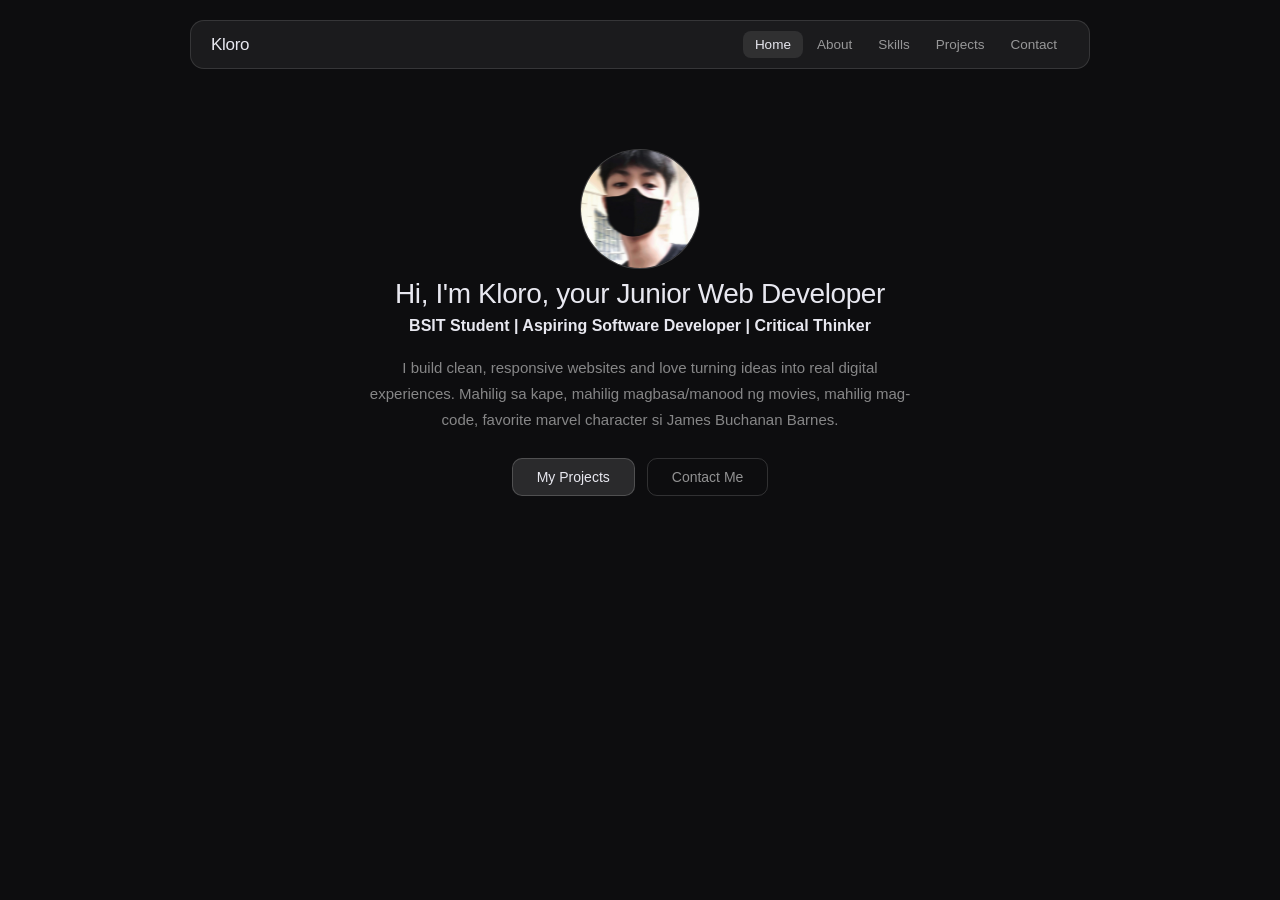
<file: index.html>
<!DOCTYPE html>
<html lang="en">

</html>

<head>
    <meta charset="UTF-8">
    <meta name="viewport" content="width=device-width, initial-scale=1.0">
    <title>Document</title>
    <link rel="stylesheet" href="style.css">
</head>

<body>

    <nav class="navbar">
        <div class="navbar-container">

            <div class="navbar-top">
                <a href="index.html" class="navbar-logo">Kloro</a>
                <button class="navbar-toggle" id="navToggle" aria-label="Toggle menu">
                    <span class="bar"></span>
                    <span class="bar"></span>
                    <span class="bar"></span>
                </button>
            </div>

            <!-- desktop links -->
            <ul class="navbar-menu">
                <li class="navbar-item"><a href="index.html" class="navbar-link active">Home</a></li>
                <li class="navbar-item"><a href="about.html" class="navbar-link">About</a></li>
                <li class="navbar-item"><a href="skills.html" class="navbar-link">Skills</a></li>
                <li class="navbar-item"><a href="projects.html" class="navbar-link">Projects</a></li>
                <li class="navbar-item"><a href="contact.html" class="navbar-link">Contact</a></li>
            </ul>

            <!-- mobile drawer -->
            <nav class="navbar-drawer" id="navDrawer">
                <a href="index.html" class="navbar-link active">Home</a>
                <a href="about.html" class="navbar-link">About</a>
                <a href="skills.html" class="navbar-link">Skills</a>
                <a href="projects.html" class="navbar-link">Projects</a>
                <a href="contact.html" class="navbar-link">Contact</a>
            </nav>

        </div>
    </nav>

    <section class="hero">
        <div class="hero-container">

            <div class="profile-pic">
                <img src="kloro1.jpg" alt="Kloro">
            </div>

            <h1 class="hero-heading">Hi, I'm Kloro, your Junior Web Developer</h1>

            <h2 class="hero-subheading">BSIT Student | Aspiring Software Developer | Critical Thinker</h2>

            <p class="hero-text">
                I build clean, responsive websites and love turning ideas into real digital experiences.
                Mahilig sa kape, mahilig magbasa/manood ng movies, mahilig mag-code, favorite marvel character si James
                Buchanan Barnes.
            </p>

            <div class="hero-buttons">
                <a href="projects.html" class="btn btn-primary">My Projects</a>
                <a href="contact.html" class="btn btn-outline">Contact Me</a>
            </div>

        </div>
    </section>

    <script src="script.js"></script>
</body>

</html>
</file>
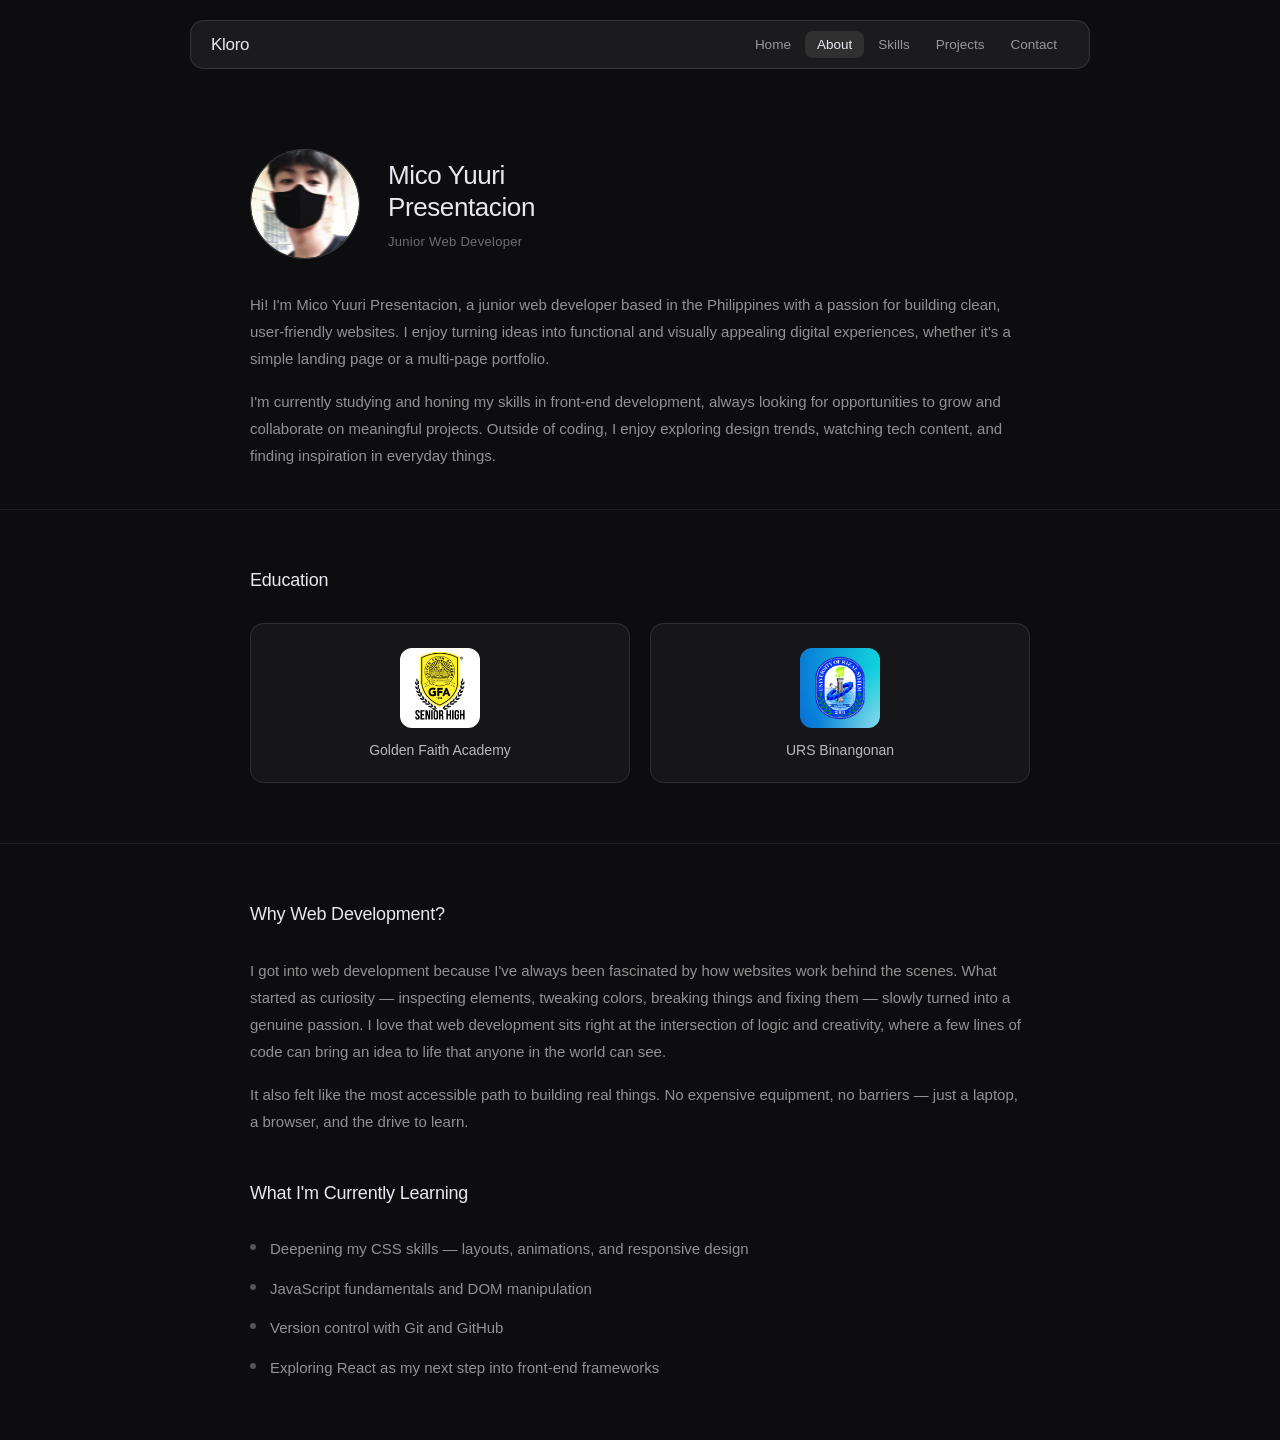
<file: about.html>
<!DOCTYPE html>
<html lang="en">

<head>
    <meta charset="UTF-8">
    <meta name="viewport" content="width=device-width, initial-scale=1.0">
    <title>About – Kloro</title>
    <link rel="stylesheet" href="style.css">
</head>

<body>

    <nav class="navbar">
        <div class="navbar-container">
            <div class="navbar-top">
                <a href="index.html" class="navbar-logo">Kloro</a>
                <button class="navbar-toggle" id="navToggle" aria-label="Toggle menu">
                    <span class="bar"></span>
                    <span class="bar"></span>
                    <span class="bar"></span>
                </button>
            </div>
            <ul class="navbar-menu">
                <li class="navbar-item"><a href="index.html" class="navbar-link">Home</a></li>
                <li class="navbar-item"><a href="about.html" class="navbar-link active">About</a></li>
                <li class="navbar-item"><a href="skills.html" class="navbar-link">Skills</a></li>
                <li class="navbar-item"><a href="projects.html" class="navbar-link">Projects</a></li>
                <li class="navbar-item"><a href="contact.html" class="navbar-link">Contact</a></li>
            </ul>
            <nav class="navbar-drawer" id="navDrawer">
                <a href="index.html" class="navbar-link">Home</a>
                <a href="about.html" class="navbar-link active">About</a>
                <a href="skills.html" class="navbar-link">Skills</a>
                <a href="projects.html" class="navbar-link">Projects</a>
                <a href="contact.html" class="navbar-link">Contact</a>
            </nav>
        </div>
    </nav>

    <!-- ── Profile ── -->
    <section class="about-profile">
        <div class="about-container">

            <div class="about-intro">
                <div class="about-pic">
                    <img src="kloro1.jpg" alt="Mico Yuuri Presentacion">
                </div>
                <div class="about-name-block">
                    <h1 class="about-name">Mico Yuuri<br>Presentacion</h1>
                    <span class="about-tag">Junior Web Developer</span>
                </div>
            </div>

            <div class="about-details">
                <p>Hi! I'm Mico Yuuri Presentacion, a junior web developer based in the Philippines with a passion for
                    building clean, user-friendly websites. I enjoy turning ideas into functional and visually appealing
                    digital experiences, whether it's a simple landing page or a multi-page portfolio.</p>
                <p>I'm currently studying and honing my skills in front-end development, always looking for
                    opportunities to grow and collaborate on meaningful projects. Outside of coding, I enjoy exploring
                    design trends, watching tech content, and finding inspiration in everyday things.</p>
            </div>

        </div>
    </section>

    <!-- ── Education ── -->
    <section class="about-section">
        <div class="about-container">
            <h2 class="section-heading">Education</h2>

            <div class="schools-grid">

                <div class="school-card">
                    <div class="school-img-wrap">
                        <img src="gfa.jpg" alt="Golden Faith Academy">
                    </div>
                    <p class="school-name">Golden Faith Academy</p>
                </div>

                <div class="school-card">
                    <div class="school-img-wrap">
                        <img src="ursb.jpg" alt="URS Binangonan">
                    </div>
                    <p class="school-name">URS Binangonan</p>
                </div>

            </div>
        </div>
    </section>

    <!-- ── Why Web Dev ── -->
    <section class="about-section">
        <div class="about-container about-why">
            <h2 class="section-heading">Why Web Development?</h2>
            <p>I got into web development because I've always been fascinated by how websites work behind the scenes.
                What started as curiosity — inspecting elements, tweaking colors, breaking things and fixing them —
                slowly turned into a genuine passion. I love that web development sits right at the intersection of
                logic and creativity, where a few lines of code can bring an idea to life that anyone in the world can
                see.</p>
            <p>It also felt like the most accessible path to building real things. No expensive equipment, no barriers —
                just a laptop, a browser, and the drive to learn.</p>

            <h2 class="section-heading" style="margin-top: 48px;">What I'm Currently Learning</h2>
            <div class="learning-list">
                <div class="learning-item">
                    <span class="learning-dot"></span>
                    <p>Deepening my CSS skills — layouts, animations, and responsive design</p>
                </div>
                <div class="learning-item">
                    <span class="learning-dot"></span>
                    <p>JavaScript fundamentals and DOM manipulation</p>
                </div>
                <div class="learning-item">
                    <span class="learning-dot"></span>
                    <p>Version control with Git and GitHub</p>
                </div>
                <div class="learning-item">
                    <span class="learning-dot"></span>
                    <p>Exploring React as my next step into front-end frameworks</p>
                </div>
            </div>
        </div>
    </section>

    <script src="script.js"></script>
</body>

</html>
</file>
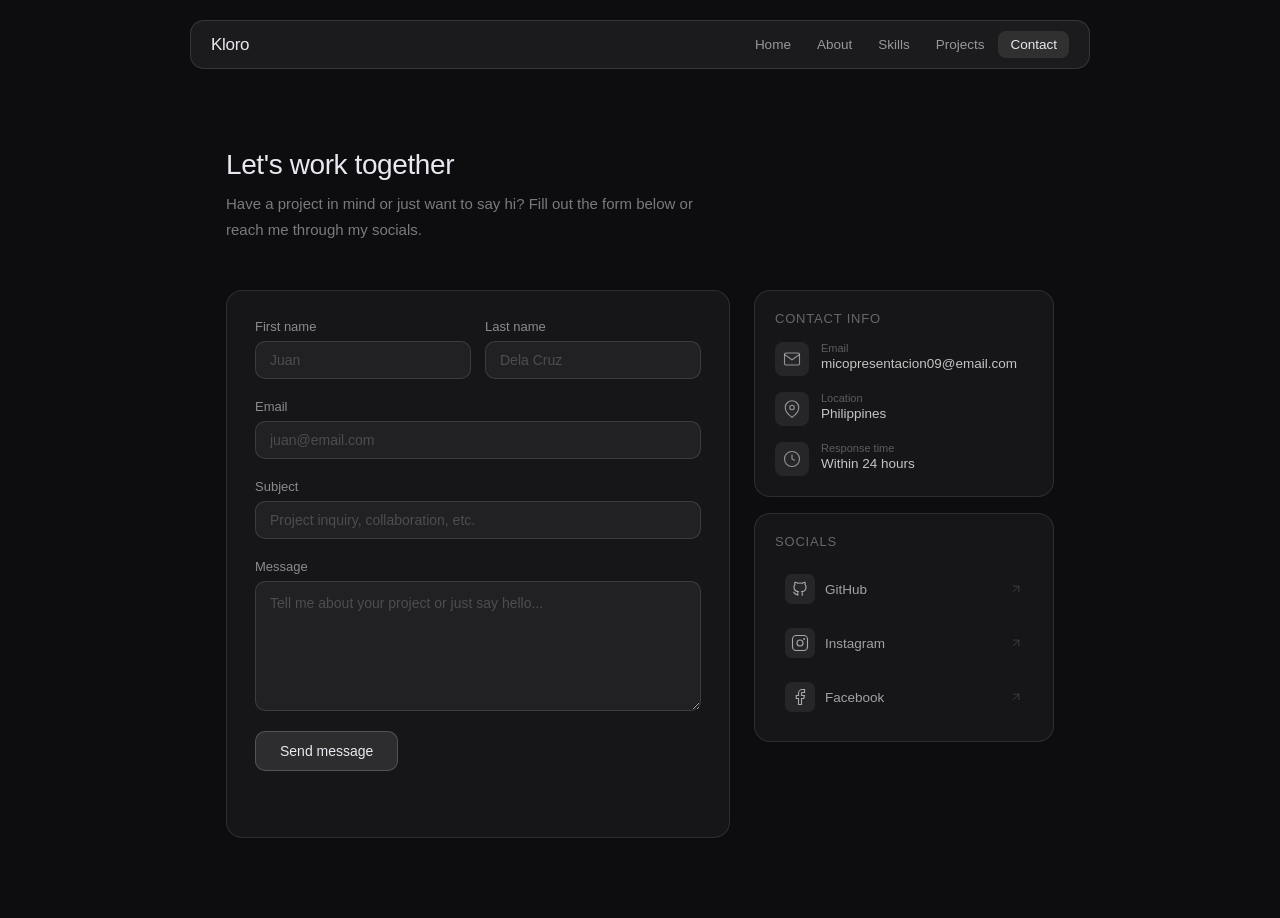
<file: contact.html>
<!DOCTYPE html>
<html lang="en">

<head>
    <meta charset="UTF-8">
    <meta name="viewport" content="width=device-width, initial-scale=1.0">
    <title>Contact – Kloro</title>
    <link rel="stylesheet" href="style.css">
</head>

<body>

    <nav class="navbar">
        <div class="navbar-container">
            <div class="navbar-top">
                <a href="index.html" class="navbar-logo">Kloro</a>
                <button class="navbar-toggle" id="navToggle" aria-label="Toggle menu">
                    <span class="bar"></span>
                    <span class="bar"></span>
                    <span class="bar"></span>
                </button>
            </div>
            <ul class="navbar-menu">
                <li class="navbar-item"><a href="index.html" class="navbar-link">Home</a></li>
                <li class="navbar-item"><a href="about.html" class="navbar-link">About</a></li>
                <li class="navbar-item"><a href="skills.html" class="navbar-link">Skills</a></li>
                <li class="navbar-item"><a href="projects.html" class="navbar-link">Projects</a></li>
                <li class="navbar-item"><a href="contact.html" class="navbar-link active">Contact</a></li>
            </ul>
            <nav class="navbar-drawer" id="navDrawer">
                <a href="index.html" class="navbar-link">Home</a>
                <a href="about.html" class="navbar-link">About</a>
                <a href="skills.html" class="navbar-link">Skills</a>
                <a href="projects.html" class="navbar-link">Projects</a>
                <a href="contact.html" class="navbar-link active">Contact</a>
            </nav>
        </div>
    </nav>

    <div class="contact-page">

        <!-- Header -->
        <div class="contact-header">
            <h1 class="contact-title">Let's work together</h1>
            <p class="contact-subtitle">Have a project in mind or just want to say hi? Fill out the form below or reach
                me through my socials.</p>
        </div>

        <div class="contact-layout">

            <!-- Form -->
            <div class="contact-form-wrap">
                <form class="contact-form" id="contactForm">

                    <div class="form-row">
                        <div class="form-group">
                            <label class="form-label" for="firstName">First name</label>
                            <input class="form-input" type="text" id="firstName" placeholder="Juan">
                        </div>
                        <div class="form-group">
                            <label class="form-label" for="lastName">Last name</label>
                            <input class="form-input" type="text" id="lastName" placeholder="Dela Cruz">
                        </div>
                    </div>

                    <div class="form-group">
                        <label class="form-label" for="email">Email</label>
                        <input class="form-input" type="email" id="email" placeholder="juan@email.com">
                    </div>

                    <div class="form-group">
                        <label class="form-label" for="subject">Subject</label>
                        <input class="form-input" type="text" id="subject"
                            placeholder="Project inquiry, collaboration, etc.">
                    </div>

                    <div class="form-group">
                        <label class="form-label" for="message">Message</label>
                        <textarea class="form-input form-textarea" id="message"
                            placeholder="Tell me about your project or just say hello..."></textarea>
                    </div>

                    <button class="form-submit" type="submit">Send message</button>

                    <p class="form-note" id="formNote"></p>

                </form>
            </div>

            <!-- Sidebar -->
            <div class="contact-sidebar">

                <div class="contact-info-card">
                    <p class="contact-info-heading">Contact info</p>

                    <div class="contact-info-item">
                        <div class="contact-info-icon">
                            <svg viewBox="0 0 24 24" fill="none" stroke="currentColor" stroke-width="1.5" width="18"
                                height="18">
                                <path d="M4 4h16c1.1 0 2 .9 2 2v12c0 1.1-.9 2-2 2H4c-1.1 0-2-.9-2-2V6c0-1.1.9-2 2-2z" />
                                <polyline points="22,6 12,13 2,6" />
                            </svg>
                        </div>
                        <div>
                            <p class="contact-info-label">Email</p>
                            <p class="contact-info-value">micopresentacion09@email.com</p>
                        </div>
                    </div>

                    <div class="contact-info-item">
                        <div class="contact-info-icon">
                            <svg viewBox="0 0 24 24" fill="none" stroke="currentColor" stroke-width="1.5" width="18"
                                height="18">
                                <path d="M21 10c0 7-9 13-9 13s-9-6-9-13a9 9 0 0118 0z" />
                                <circle cx="12" cy="10" r="3" />
                            </svg>
                        </div>
                        <div>
                            <p class="contact-info-label">Location</p>
                            <p class="contact-info-value">Philippines</p>
                        </div>
                    </div>

                    <div class="contact-info-item">
                        <div class="contact-info-icon">
                            <svg viewBox="0 0 24 24" fill="none" stroke="currentColor" stroke-width="1.5" width="18"
                                height="18">
                                <circle cx="12" cy="12" r="10" />
                                <polyline points="12,6 12,12 16,14" />
                            </svg>
                        </div>
                        <div>
                            <p class="contact-info-label">Response time</p>
                            <p class="contact-info-value">Within 24 hours</p>
                        </div>
                    </div>

                </div>

                <div class="contact-info-card">
                    <p class="contact-info-heading">Socials</p>

                    <div class="contact-socials">

                        <a href="https://github.com/klorooo" target="_blank" class="social-link">
                            <div class="social-icon">
                                <svg viewBox="0 0 24 24" fill="none" stroke="currentColor" stroke-width="1.5" width="18"
                                    height="18">
                                    <path
                                        d="M9 19c-4 1.5-4-2.5-6-3m12 5v-3.5c0-1 .1-1.4-.5-2 2.8-.3 5.5-1.4 5.5-6a4.6 4.6 0 00-1.3-3.2 4.2 4.2 0 00-.1-3.2s-1-.3-3.3 1.3a11.5 11.5 0 00-6 0C6.3 2.8 5.3 3.1 5.3 3.1a4.2 4.2 0 00-.1 3.2A4.6 4.6 0 004 9.5c0 4.6 2.7 5.7 5.5 6-.6.6-.6 1-.5 2V21" />
                                </svg>
                            </div>
                            <span>GitHub</span>
                            <svg class="social-arrow" viewBox="0 0 24 24" fill="none" stroke="currentColor"
                                stroke-width="1.5" width="14" height="14">
                                <path d="M7 17L17 7M7 7h10v10" />
                            </svg>
                        </a>

                        <a href="https://www.instagram.com/miqueueri/" target="_blank" class="social-link">
                            <div class="social-icon">
                                <svg viewBox="0 0 24 24" fill="none" stroke="currentColor" stroke-width="1.5" width="18"
                                    height="18">
                                    <rect x="2" y="2" width="20" height="20" rx="5" />
                                    <circle cx="12" cy="12" r="4" />
                                    <circle cx="17.5" cy="6.5" r="0.5" fill="currentColor" />
                                </svg>
                            </div>
                            <span>Instagram</span>
                            <svg class="social-arrow" viewBox="0 0 24 24" fill="none" stroke="currentColor"
                                stroke-width="1.5" width="14" height="14">
                                <path d="M7 17L17 7M7 7h10v10" />
                            </svg>
                        </a>

                        <a href="https://www.facebook.com/mico.presentacion" target="_blank" class="social-link">
                            <div class="social-icon">
                                <svg viewBox="0 0 24 24" fill="none" stroke="currentColor" stroke-width="1.5" width="18"
                                    height="18">
                                    <path d="M18 2h-3a5 5 0 00-5 5v3H7v4h3v8h4v-8h3l1-4h-4V7a1 1 0 011-1h3z" />
                                </svg>
                            </div>
                            <span>Facebook</span>
                            <svg class="social-arrow" viewBox="0 0 24 24" fill="none" stroke="currentColor"
                                stroke-width="1.5" width="14" height="14">
                                <path d="M7 17L17 7M7 7h10v10" />
                            </svg>
                        </a>

                    </div>
                </div>

            </div>
        </div>
    </div>

    <script src="script.js"></script>
</body>

</html>
</file>
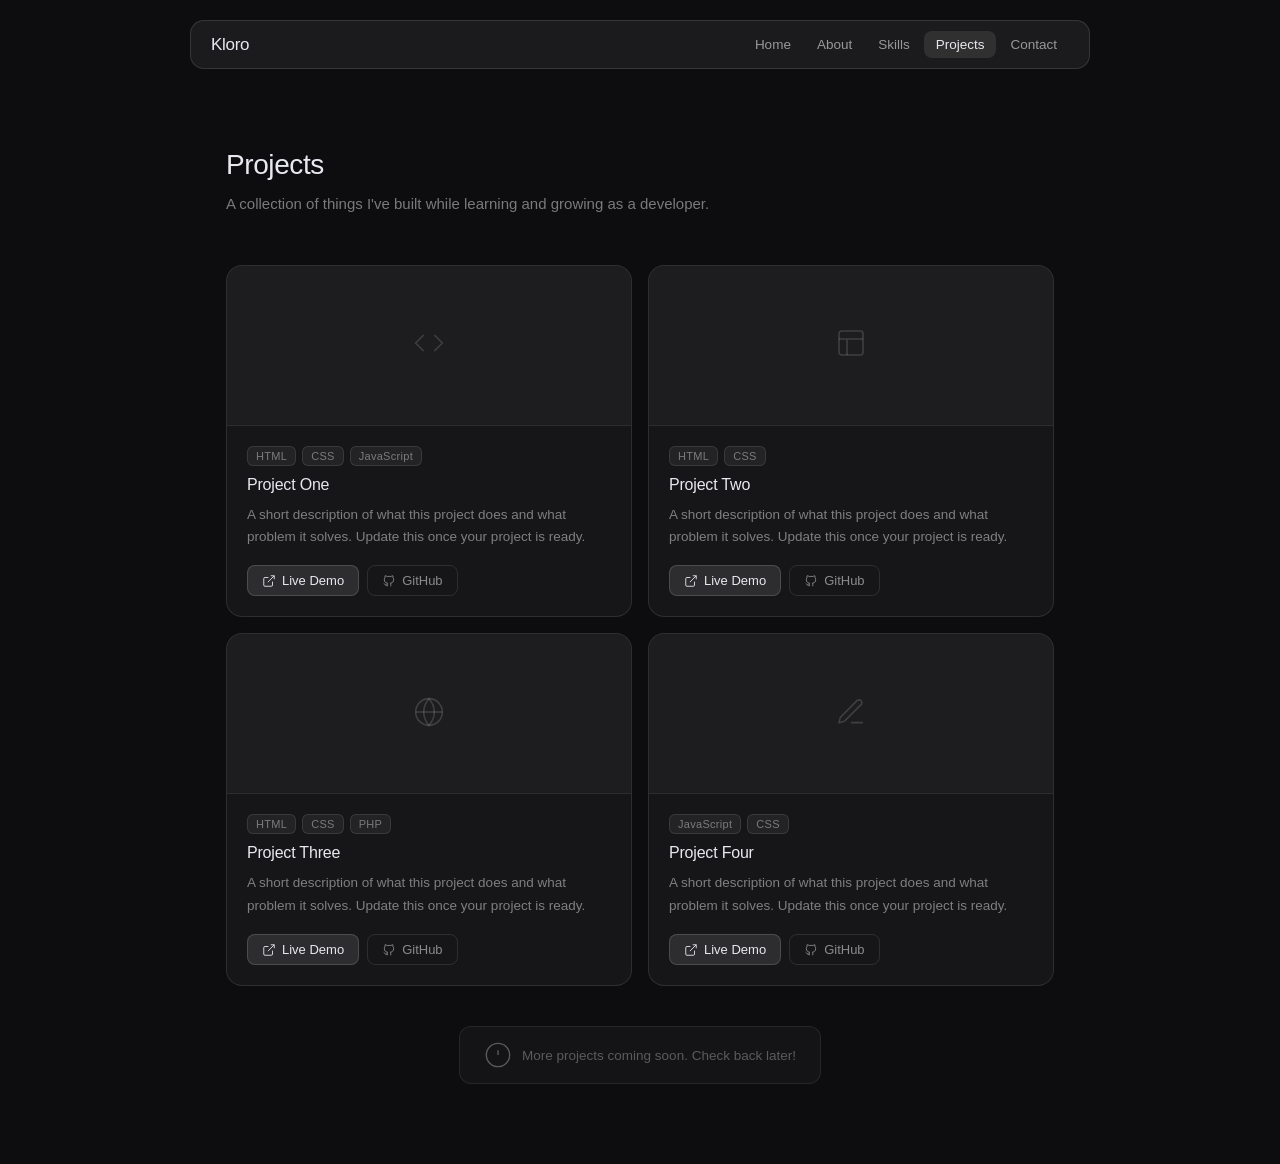
<file: projects.html>
<!DOCTYPE html>
<html lang="en">

<head>
    <meta charset="UTF-8">
    <meta name="viewport" content="width=device-width, initial-scale=1.0">
    <title>Projects – Kloro</title>
    <link rel="stylesheet" href="style.css">
</head>

<body>

    <nav class="navbar">
        <div class="navbar-container">
            <div class="navbar-top">
                <a href="index.html" class="navbar-logo">Kloro</a>
                <button class="navbar-toggle" id="navToggle" aria-label="Toggle menu">
                    <span class="bar"></span>
                    <span class="bar"></span>
                    <span class="bar"></span>
                </button>
            </div>
            <ul class="navbar-menu">
                <li class="navbar-item"><a href="index.html" class="navbar-link">Home</a></li>
                <li class="navbar-item"><a href="about.html" class="navbar-link">About</a></li>
                <li class="navbar-item"><a href="skills.html" class="navbar-link">Skills</a></li>
                <li class="navbar-item"><a href="projects.html" class="navbar-link active">Projects</a></li>
                <li class="navbar-item"><a href="contact.html" class="navbar-link">Contact</a></li>
            </ul>
            <nav class="navbar-drawer" id="navDrawer">
                <a href="index.html" class="navbar-link">Home</a>
                <a href="about.html" class="navbar-link">About</a>
                <a href="skills.html" class="navbar-link">Skills</a>
                <a href="projects.html" class="navbar-link active">Projects</a>
                <a href="contact.html" class="navbar-link">Contact</a>
            </nav>
        </div>
    </nav>

    <div class="projects-page">

        <!-- Header -->
        <div class="projects-header">
            <h1 class="projects-title">Projects</h1>
            <p class="projects-subtitle">A collection of things I've built while learning and growing as a developer.
            </p>
        </div>

        <!-- Projects Grid -->
        <div class="projects-grid">

            <!-- Project 1 -->
            <div class="project-card">
                <div class="project-thumbnail">
                    <div class="project-placeholder-icon">
                        <svg viewBox="0 0 24 24" fill="none" stroke="currentColor" stroke-width="1.2" width="32"
                            height="32">
                            <polyline points="16 18 22 12 16 6" />
                            <polyline points="8 6 2 12 8 18" />
                        </svg>
                    </div>
                </div>
                <div class="project-body">
                    <div class="project-tags">
                        <span class="project-tag">HTML</span>
                        <span class="project-tag">CSS</span>
                        <span class="project-tag">JavaScript</span>
                    </div>
                    <h2 class="project-name">Project One</h2>
                    <p class="project-desc">A short description of what this project does and what problem it solves.
                        Update this once your project is ready.</p>
                    <div class="project-links">
                        <a href="#" class="project-btn project-btn-primary">
                            <svg viewBox="0 0 24 24" fill="none" stroke="currentColor" stroke-width="1.5" width="14"
                                height="14">
                                <path d="M18 13v6a2 2 0 01-2 2H5a2 2 0 01-2-2V8a2 2 0 012-2h6" />
                                <polyline points="15 3 21 3 21 9" />
                                <line x1="10" y1="14" x2="21" y2="3" />
                            </svg>
                            Live Demo
                        </a>
                        <a href="#" class="project-btn project-btn-outline">
                            <svg viewBox="0 0 24 24" fill="none" stroke="currentColor" stroke-width="1.5" width="14"
                                height="14">
                                <path
                                    d="M9 19c-4 1.5-4-2.5-6-3m12 5v-3.5c0-1 .1-1.4-.5-2 2.8-.3 5.5-1.4 5.5-6a4.6 4.6 0 00-1.3-3.2 4.2 4.2 0 00-.1-3.2s-1-.3-3.3 1.3a11.5 11.5 0 00-6 0C6.3 2.8 5.3 3.1 5.3 3.1a4.2 4.2 0 00-.1 3.2A4.6 4.6 0 004 9.5c0 4.6 2.7 5.7 5.5 6-.6.6-.6 1-.5 2V21" />
                            </svg>
                            GitHub
                        </a>
                    </div>
                </div>
            </div>

            <!-- Project 2 -->
            <div class="project-card">
                <div class="project-thumbnail">
                    <div class="project-placeholder-icon">
                        <svg viewBox="0 0 24 24" fill="none" stroke="currentColor" stroke-width="1.2" width="32"
                            height="32">
                            <rect x="3" y="3" width="18" height="18" rx="2" />
                            <path d="M3 9h18M9 21V9" />
                        </svg>
                    </div>
                </div>
                <div class="project-body">
                    <div class="project-tags">
                        <span class="project-tag">HTML</span>
                        <span class="project-tag">CSS</span>
                    </div>
                    <h2 class="project-name">Project Two</h2>
                    <p class="project-desc">A short description of what this project does and what problem it solves.
                        Update this once your project is ready.</p>
                    <div class="project-links">
                        <a href="#" class="project-btn project-btn-primary">
                            <svg viewBox="0 0 24 24" fill="none" stroke="currentColor" stroke-width="1.5" width="14"
                                height="14">
                                <path d="M18 13v6a2 2 0 01-2 2H5a2 2 0 01-2-2V8a2 2 0 012-2h6" />
                                <polyline points="15 3 21 3 21 9" />
                                <line x1="10" y1="14" x2="21" y2="3" />
                            </svg>
                            Live Demo
                        </a>
                        <a href="#" class="project-btn project-btn-outline">
                            <svg viewBox="0 0 24 24" fill="none" stroke="currentColor" stroke-width="1.5" width="14"
                                height="14">
                                <path
                                    d="M9 19c-4 1.5-4-2.5-6-3m12 5v-3.5c0-1 .1-1.4-.5-2 2.8-.3 5.5-1.4 5.5-6a4.6 4.6 0 00-1.3-3.2 4.2 4.2 0 00-.1-3.2s-1-.3-3.3 1.3a11.5 11.5 0 00-6 0C6.3 2.8 5.3 3.1 5.3 3.1a4.2 4.2 0 00-.1 3.2A4.6 4.6 0 004 9.5c0 4.6 2.7 5.7 5.5 6-.6.6-.6 1-.5 2V21" />
                            </svg>
                            GitHub
                        </a>
                    </div>
                </div>
            </div>

            <!-- Project 3 -->
            <div class="project-card">
                <div class="project-thumbnail">
                    <div class="project-placeholder-icon">
                        <svg viewBox="0 0 24 24" fill="none" stroke="currentColor" stroke-width="1.2" width="32"
                            height="32">
                            <circle cx="12" cy="12" r="10" />
                            <line x1="2" y1="12" x2="22" y2="12" />
                            <path
                                d="M12 2a15.3 15.3 0 014 10 15.3 15.3 0 01-4 10 15.3 15.3 0 01-4-10 15.3 15.3 0 014-10z" />
                        </svg>
                    </div>
                </div>
                <div class="project-body">
                    <div class="project-tags">
                        <span class="project-tag">HTML</span>
                        <span class="project-tag">CSS</span>
                        <span class="project-tag">PHP</span>
                    </div>
                    <h2 class="project-name">Project Three</h2>
                    <p class="project-desc">A short description of what this project does and what problem it solves.
                        Update this once your project is ready.</p>
                    <div class="project-links">
                        <a href="#" class="project-btn project-btn-primary">
                            <svg viewBox="0 0 24 24" fill="none" stroke="currentColor" stroke-width="1.5" width="14"
                                height="14">
                                <path d="M18 13v6a2 2 0 01-2 2H5a2 2 0 01-2-2V8a2 2 0 012-2h6" />
                                <polyline points="15 3 21 3 21 9" />
                                <line x1="10" y1="14" x2="21" y2="3" />
                            </svg>
                            Live Demo
                        </a>
                        <a href="#" class="project-btn project-btn-outline">
                            <svg viewBox="0 0 24 24" fill="none" stroke="currentColor" stroke-width="1.5" width="14"
                                height="14">
                                <path
                                    d="M9 19c-4 1.5-4-2.5-6-3m12 5v-3.5c0-1 .1-1.4-.5-2 2.8-.3 5.5-1.4 5.5-6a4.6 4.6 0 00-1.3-3.2 4.2 4.2 0 00-.1-3.2s-1-.3-3.3 1.3a11.5 11.5 0 00-6 0C6.3 2.8 5.3 3.1 5.3 3.1a4.2 4.2 0 00-.1 3.2A4.6 4.6 0 004 9.5c0 4.6 2.7 5.7 5.5 6-.6.6-.6 1-.5 2V21" />
                            </svg>
                            GitHub
                        </a>
                    </div>
                </div>
            </div>

            <!-- Project 4 -->
            <div class="project-card">
                <div class="project-thumbnail">
                    <div class="project-placeholder-icon">
                        <svg viewBox="0 0 24 24" fill="none" stroke="currentColor" stroke-width="1.2" width="32"
                            height="32">
                            <path d="M12 20h9" />
                            <path d="M16.5 3.5a2.121 2.121 0 013 3L7 19l-4 1 1-4L16.5 3.5z" />
                        </svg>
                    </div>
                </div>
                <div class="project-body">
                    <div class="project-tags">
                        <span class="project-tag">JavaScript</span>
                        <span class="project-tag">CSS</span>
                    </div>
                    <h2 class="project-name">Project Four</h2>
                    <p class="project-desc">A short description of what this project does and what problem it solves.
                        Update this once your project is ready.</p>
                    <div class="project-links">
                        <a href="#" class="project-btn project-btn-primary">
                            <svg viewBox="0 0 24 24" fill="none" stroke="currentColor" stroke-width="1.5" width="14"
                                height="14">
                                <path d="M18 13v6a2 2 0 01-2 2H5a2 2 0 01-2-2V8a2 2 0 012-2h6" />
                                <polyline points="15 3 21 3 21 9" />
                                <line x1="10" y1="14" x2="21" y2="3" />
                            </svg>
                            Live Demo
                        </a>
                        <a href="#" class="project-btn project-btn-outline">
                            <svg viewBox="0 0 24 24" fill="none" stroke="currentColor" stroke-width="1.5" width="14"
                                height="14">
                                <path
                                    d="M9 19c-4 1.5-4-2.5-6-3m12 5v-3.5c0-1 .1-1.4-.5-2 2.8-.3 5.5-1.4 5.5-6a4.6 4.6 0 00-1.3-3.2 4.2 4.2 0 00-.1-3.2s-1-.3-3.3 1.3a11.5 11.5 0 00-6 0C6.3 2.8 5.3 3.1 5.3 3.1a4.2 4.2 0 00-.1 3.2A4.6 4.6 0 004 9.5c0 4.6 2.7 5.7 5.5 6-.6.6-.6 1-.5 2V21" />
                            </svg>
                            GitHub
                        </a>
                    </div>
                </div>
            </div>

        </div>

        <!-- Coming Soon -->
        <div class="projects-more">
            <div class="projects-more-inner">
                <svg viewBox="0 0 24 24" fill="none" stroke="currentColor" stroke-width="1.2" width="28" height="28">
                    <circle cx="12" cy="12" r="10" />
                    <line x1="12" y1="8" x2="12" y2="12" />
                    <line x1="12" y1="16" x2="12.01" y2="16" />
                </svg>
                <p>More projects coming soon. Check back later!</p>
            </div>
        </div>

    </div>

    <script src="script.js"></script>
</body>

</html>
</file>
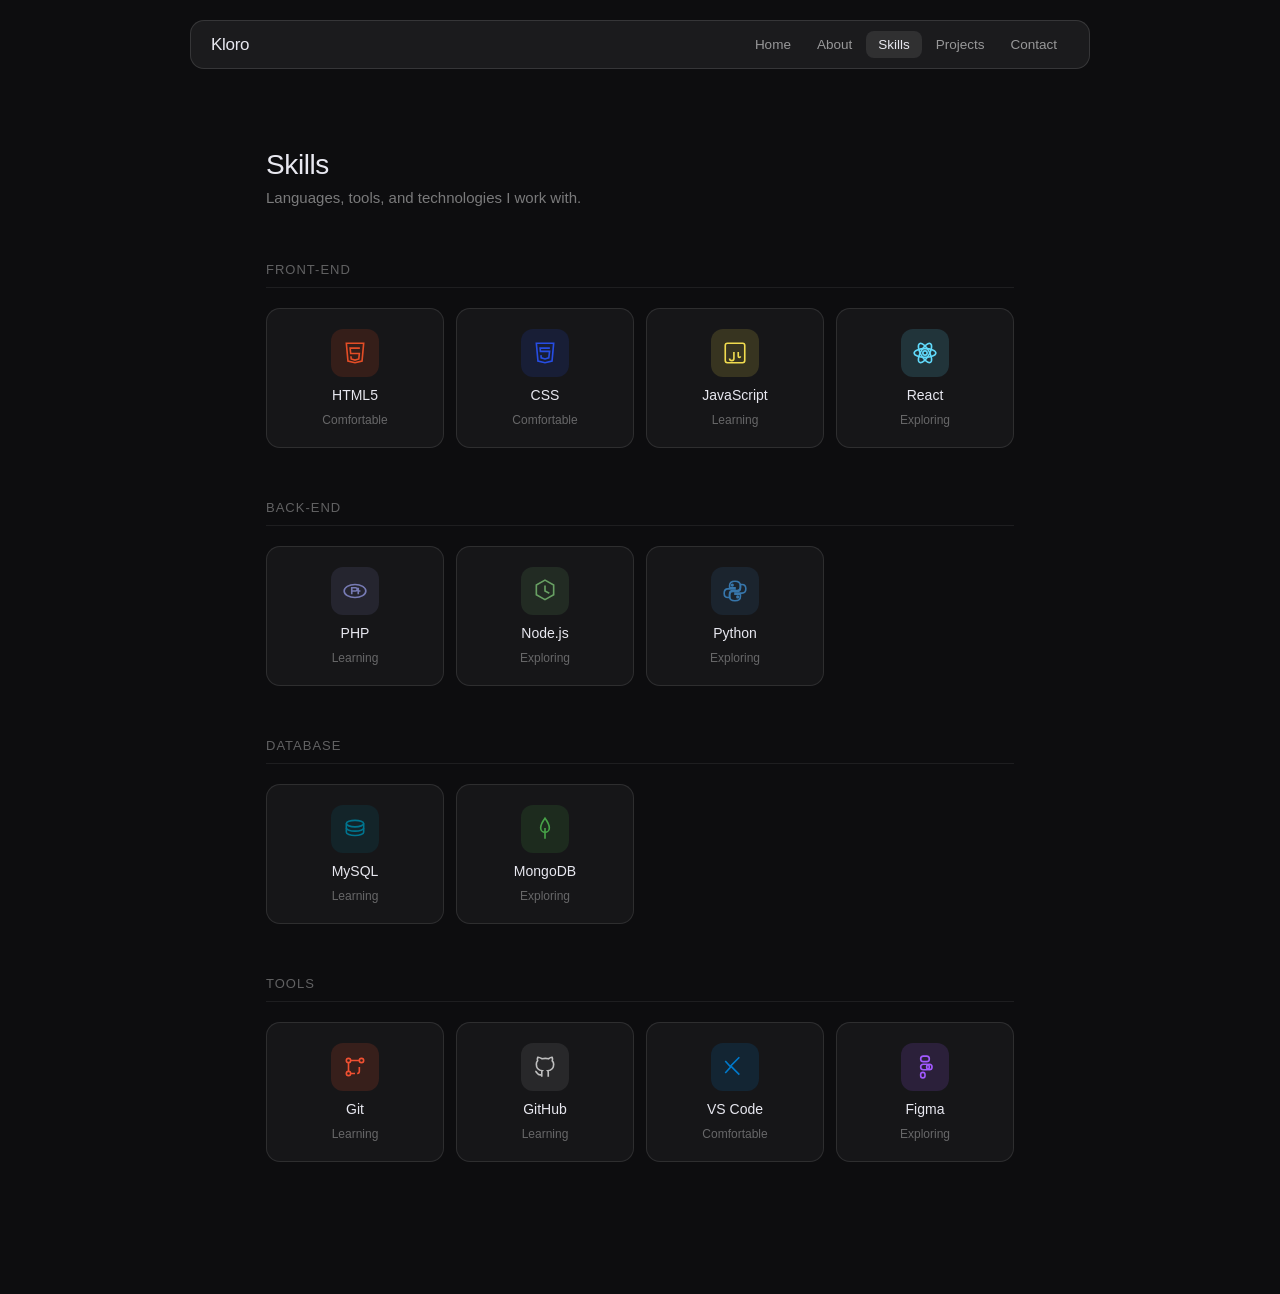
<file: skills.html>
<!DOCTYPE html>
<html lang="en">

<head>
    <meta charset="UTF-8">
    <meta name="viewport" content="width=device-width, initial-scale=1.0">
    <title>Skills – Kloro</title>
    <link rel="stylesheet" href="style.css">
</head>

<body>

    <nav class="navbar">
        <div class="navbar-container">
            <div class="navbar-top">
                <a href="index.html" class="navbar-logo">Kloro</a>
                <button class="navbar-toggle" id="navToggle" aria-label="Toggle menu">
                    <span class="bar"></span>
                    <span class="bar"></span>
                    <span class="bar"></span>
                </button>
            </div>
            <ul class="navbar-menu">
                <li class="navbar-item"><a href="index.html" class="navbar-link">Home</a></li>
                <li class="navbar-item"><a href="about.html" class="navbar-link">About</a></li>
                <li class="navbar-item"><a href="skills.html" class="navbar-link active">Skills</a></li>
                <li class="navbar-item"><a href="projects.html" class="navbar-link">Projects</a></li>
                <li class="navbar-item"><a href="contact.html" class="navbar-link">Contact</a></li>
            </ul>
            <nav class="navbar-drawer" id="navDrawer">
                <a href="index.html" class="navbar-link">Home</a>
                <a href="about.html" class="navbar-link">About</a>
                <a href="skills.html" class="navbar-link active">Skills</a>
                <a href="projects.html" class="navbar-link">Projects</a>
                <a href="contact.html" class="navbar-link">Contact</a>
            </nav>
        </div>
    </nav>

    <div class="skills-page">
        <div class="skills-header">
            <h1 class="skills-title">Skills</h1>
            <p class="skills-subtitle">Languages, tools, and technologies I work with.</p>
        </div>

        <!-- Front-end -->
        <section class="skills-section">
            <div class="skills-container">
                <h2 class="skills-category">Front-end</h2>
                <div class="skills-grid">

                    <div class="skill-card">
                        <div class="skill-icon skill-icon-html">
                            <svg viewBox="0 0 24 24" fill="none" stroke="currentColor" stroke-width="1.5" width="26"
                                height="26">
                                <path d="M4 3l1.5 16.5L12 21l6.5-1.5L20 3H4z" />
                                <path d="M16.5 7.5h-9l.5 5h8l-.5 5-3.5 1-3.5-1-.25-2.5" />
                            </svg>
                        </div>
                        <p class="skill-name">HTML5</p>
                        <p class="skill-level">Comfortable</p>
                    </div>

                    <div class="skill-card">
                        <div class="skill-icon skill-icon-css">
                            <svg viewBox="0 0 24 24" fill="none" stroke="currentColor" stroke-width="1.5" width="26"
                                height="26">
                                <path d="M4 3l1.5 16.5L12 21l6.5-1.5L20 3H4z" />
                                <path d="M16.5 7.5h-9l.25 3h8.5l-.75 6-3.5 1-3.5-1-.25-2.5" />
                            </svg>
                        </div>
                        <p class="skill-name">CSS</p>
                        <p class="skill-level">Comfortable</p>
                    </div>

                    <div class="skill-card">
                        <div class="skill-icon skill-icon-js">
                            <svg viewBox="0 0 24 24" fill="none" stroke="currentColor" stroke-width="1.5" width="26"
                                height="26">
                                <rect x="3" y="3" width="18" height="18" rx="2" />
                                <path d="M7 17c0 1 .5 2 2 2s2-1 2-2v-6M15 11v4c0 1.5 2 1.5 2 0" />
                            </svg>
                        </div>
                        <p class="skill-name">JavaScript</p>
                        <p class="skill-level">Learning</p>
                    </div>

                    <div class="skill-card">
                        <div class="skill-icon skill-icon-react">
                            <svg viewBox="0 0 24 24" fill="none" stroke="currentColor" stroke-width="1.5" width="26"
                                height="26">
                                <ellipse cx="12" cy="12" rx="2" ry="2" />
                                <ellipse cx="12" cy="12" rx="10" ry="4" />
                                <ellipse cx="12" cy="12" rx="10" ry="4" transform="rotate(60 12 12)" />
                                <ellipse cx="12" cy="12" rx="10" ry="4" transform="rotate(120 12 12)" />
                            </svg>
                        </div>
                        <p class="skill-name">React</p>
                        <p class="skill-level">Exploring</p>
                    </div>

                </div>
            </div>
        </section>

        <!-- Back-end -->
        <section class="skills-section">
            <div class="skills-container">
                <h2 class="skills-category">Back-end</h2>
                <div class="skills-grid">

                    <div class="skill-card">
                        <div class="skill-icon skill-icon-php">
                            <svg viewBox="0 0 24 24" fill="none" stroke="currentColor" stroke-width="1.5" width="26"
                                height="26">
                                <ellipse cx="12" cy="12" rx="10" ry="6" />
                                <path d="M9 12h3.5a1.5 1.5 0 000-3H9v6M15 9v6M15 12h2" />
                            </svg>
                        </div>
                        <p class="skill-name">PHP</p>
                        <p class="skill-level">Learning</p>
                    </div>

                    <div class="skill-card">
                        <div class="skill-icon skill-icon-node">
                            <svg viewBox="0 0 24 24" fill="none" stroke="currentColor" stroke-width="1.5" width="26"
                                height="26">
                                <path d="M12 2l8 4.5v9L12 20l-8-4.5v-9L12 2z" />
                                <path d="M12 7v5l4 2" />
                            </svg>
                        </div>
                        <p class="skill-name">Node.js</p>
                        <p class="skill-level">Exploring</p>
                    </div>

                    <div class="skill-card">
                        <div class="skill-icon skill-icon-python">
                            <svg viewBox="0 0 24 24" fill="none" stroke="currentColor" stroke-width="1.5" width="26"
                                height="26">
                                <path
                                    d="M12 3C8 3 7 5 7 7v2h5v1H5.5C3.5 10 2 11.5 2 14s1.5 4 3.5 4H7v-2.5c0-2 1-3 3-3h4c2 0 3-1 3-3V7c0-2-1-4-5-4z" />
                                <path
                                    d="M12 21c4 0 5-2 5-4v-2h-5v-1h6.5c2 0 3.5-1.5 3.5-4s-1.5-4-3.5-4H17v2.5c0 2-1 3-3 3H10c-2 0-3 1-3 3v2.5c0 2 1 4 5 4z" />
                                <circle cx="9.5" cy="6.5" r=".75" />
                                <circle cx="14.5" cy="17.5" r=".75" />
                            </svg>
                        </div>
                        <p class="skill-name">Python</p>
                        <p class="skill-level">Exploring</p>
                    </div>

                </div>
            </div>
        </section>

        <!-- Database -->
        <section class="skills-section">
            <div class="skills-container">
                <h2 class="skills-category">Database</h2>
                <div class="skills-grid">

                    <div class="skill-card">
                        <div class="skill-icon skill-icon-mysql">
                            <svg viewBox="0 0 24 24" fill="none" stroke="currentColor" stroke-width="1.5" width="26"
                                height="26">
                                <ellipse cx="12" cy="7" rx="8" ry="3" />
                                <path d="M4 7v4c0 1.66 3.58 3 8 3s8-1.34 8-3V7" />
                                <path d="M4 11v4c0 1.66 3.58 3 8 3s8-1.34 8-3v-4" />
                            </svg>
                        </div>
                        <p class="skill-name">MySQL</p>
                        <p class="skill-level">Learning</p>
                    </div>

                    <div class="skill-card">
                        <div class="skill-icon skill-icon-mongo">
                            <svg viewBox="0 0 24 24" fill="none" stroke="currentColor" stroke-width="1.5" width="26"
                                height="26">
                                <path d="M12 2c-3 4-4 7-4 9a4 4 0 008 0c0-2-1-5-4-9z" />
                                <path d="M12 11v10" />
                            </svg>
                        </div>
                        <p class="skill-name">MongoDB</p>
                        <p class="skill-level">Exploring</p>
                    </div>

                </div>
            </div>
        </section>

        <!-- Tools -->
        <section class="skills-section">
            <div class="skills-container">
                <h2 class="skills-category">Tools</h2>
                <div class="skills-grid">

                    <div class="skill-card">
                        <div class="skill-icon skill-icon-git">
                            <svg viewBox="0 0 24 24" fill="none" stroke="currentColor" stroke-width="1.5" width="26"
                                height="26">
                                <circle cx="6" cy="6" r="2" />
                                <circle cx="18" cy="6" r="2" />
                                <circle cx="6" cy="18" r="2" />
                                <path d="M8 6h8M6 8v8M8 18h4" />
                                <path d="M14 18a2 2 0 002-2v-4" />
                            </svg>
                        </div>
                        <p class="skill-name">Git</p>
                        <p class="skill-level">Learning</p>
                    </div>

                    <div class="skill-card">
                        <div class="skill-icon skill-icon-github">
                            <svg viewBox="0 0 24 24" fill="none" stroke="currentColor" stroke-width="1.5" width="26"
                                height="26">
                                <path
                                    d="M9 19c-4 1.5-4-2.5-6-3m12 5v-3.5c0-1 .1-1.4-.5-2 2.8-.3 5.5-1.4 5.5-6a4.6 4.6 0 00-1.3-3.2 4.2 4.2 0 00-.1-3.2s-1-.3-3.3 1.3a11.5 11.5 0 00-6 0C6.3 2.8 5.3 3.1 5.3 3.1a4.2 4.2 0 00-.1 3.2A4.6 4.6 0 004 9.5c0 4.6 2.7 5.7 5.5 6-.6.6-.6 1-.5 2V21" />
                            </svg>
                        </div>
                        <p class="skill-name">GitHub</p>
                        <p class="skill-level">Learning</p>
                    </div>

                    <div class="skill-card">
                        <div class="skill-icon skill-icon-vscode">
                            <svg viewBox="0 0 24 24" fill="none" stroke="currentColor" stroke-width="1.5" width="26"
                                height="26">
                                <path d="M16 3l-8 8 8 8M3 6.5L8 12 3 17.5" />
                            </svg>
                        </div>
                        <p class="skill-name">VS Code</p>
                        <p class="skill-level">Comfortable</p>
                    </div>

                    <div class="skill-card">
                        <div class="skill-icon skill-icon-figma">
                            <svg viewBox="0 0 24 24" fill="none" stroke="currentColor" stroke-width="1.5" width="26"
                                height="26">
                                <rect x="8" y="2" width="8" height="5" rx="2.5" />
                                <rect x="8" y="9.5" width="8" height="5" rx="2.5" />
                                <rect x="8" y="17" width="4" height="5" rx="2" />
                                <circle cx="16" cy="12" r="2.5" />
                            </svg>
                        </div>
                        <p class="skill-name">Figma</p>
                        <p class="skill-level">Exploring</p>
                    </div>

                </div>
            </div>
        </section>

    </div>

    <script src="script.js"></script>
</body>

</html>
</file>
<file: style.css>
*,
*::before,
*::after {
    box-sizing: border-box;
    margin: 0;
    padding: 0;
}

body {
    background-color: #0d0d0f;
    color: #e8e8f0;
    font-family: -apple-system, BlinkMacSystemFont, 'Segoe UI', sans-serif;
    min-height: 100vh;
}

/* ── Navbar ── */
.navbar {
    width: 100%;
    display: flex;
    justify-content: center;
    padding: 20px 16px;
}

.navbar-container {
    display: flex;
    align-items: center;
    justify-content: space-between;
    width: 100%;
    max-width: 900px;
    background: rgba(255, 255, 255, 0.06);
    border: 0.5px solid rgba(255, 255, 255, 0.12);
    border-radius: 14px;
    padding: 10px 20px;
    gap: 16px;
}

/* ── Logo ── */
.navbar-logo {
    color: #e8e8f0;
    font-size: 17px;
    font-weight: 500;
    text-decoration: none;
    letter-spacing: -0.3px;
    white-space: nowrap;
}

/* ── Desktop links ── */
.navbar-menu {
    display: flex;
    list-style: none;
    gap: 2px;
}

.navbar-link {
    display: block;
    color: rgba(255, 255, 255, 0.55);
    font-size: 13.5px;
    text-decoration: none;
    padding: 6px 12px;
    border-radius: 8px;
    transition: background 0.15s ease, color 0.15s ease;
}

.navbar-link:hover,
.navbar-link.active {
    color: #e8e8f0;
    background: rgba(255, 255, 255, 0.09);
}

/* ── Hamburger button ── */
.navbar-toggle {
    display: none;
    flex-direction: column;
    justify-content: center;
    gap: 5px;
    background: none;
    border: none;
    cursor: pointer;
    padding: 4px;
    flex-shrink: 0;
}

.bar {
    display: block;
    width: 22px;
    height: 1.5px;
    background: rgba(255, 255, 255, 0.7);
    border-radius: 2px;
    transition: transform 0.2s ease, opacity 0.2s ease;
}

/* Animate hamburger → X */
.navbar-toggle.open .bar:nth-child(1) {
    transform: translateY(6.5px) rotate(45deg);
}

.navbar-toggle.open .bar:nth-child(2) {
    opacity: 0;
}

.navbar-toggle.open .bar:nth-child(3) {
    transform: translateY(-6.5px) rotate(-45deg);
}

/* ── Mobile drawer (inside the pill) ── */
.navbar-drawer {
    display: none;
    flex-direction: column;
    gap: 2px;
    padding: 6px 0 4px;
    border-top: 0.5px solid rgba(255, 255, 255, 0.08);
    margin-top: 6px;
}

.navbar-drawer.open {
    display: flex;
}

.navbar-drawer .navbar-link {
    font-size: 14px;
    padding: 10px 12px;
}

/* ── Mobile breakpoint ── */
@media (max-width: 600px) {
    .navbar {
        padding: 16px 12px;
    }

    .navbar-container {
        flex-direction: column;
        align-items: stretch;
        padding: 10px 14px;
        gap: 0;
    }

    .navbar-top {
        display: flex;
        align-items: center;
        justify-content: space-between;
    }

    .navbar-toggle {
        display: flex;
    }

    .navbar-menu {
        display: none;
        /* hidden on mobile; drawer used instead */
    }
}

/* ── Hero ── */
.hero {
    display: flex;
    justify-content: center;
    padding: 60px 16px 80px;
}

.hero-container {
    display: flex;
    flex-direction: column;
    align-items: center;
    text-align: center;
    max-width: 560px;
    gap: 24px;
}

/* ── Profile picture placeholder ── */
.profile-pic {
    width: 120px;
    height: 120px;
    border-radius: 50%;
    background: rgba(255, 255, 255, 0.06);
    border: 0.5px solid rgba(255, 255, 255, 0.15);
    display: flex;
    align-items: center;
    justify-content: center;
    flex-shrink: 0;
}

.profile-pic img {
    width: 100%;
    height: 100%;
    object-fit: cover;
    border-radius: 50%;
}

.profile-initials {
    font-size: 40px;
    font-weight: 500;
    color: rgba(255, 255, 255, 0.35);
}

/* ── Heading ── */
.hero-heading {
    font-size: 28px;
    font-weight: 500;
    color: #e8e8f0;
    line-height: 0.1;
    letter-spacing: -0.4px;
}

/* ── Subheading ── */
.hero-subheading {
    font-size: 16px;
    color: #e8e8f0;
    line-height: 0.7;
}

/* ── About text ── */
.hero-text {
    font-size: 15px;
    color: rgba(255, 255, 255, 0.5);
    line-height: 1.75;
}

/* ── Hero Buttons ── */
.hero-buttons {
    display: flex;
    gap: 12px;
    flex-wrap: wrap;
    justify-content: center;
}

.btn {
    text-decoration: none;
    font-size: 14px;
    font-weight: 500;
    padding: 10px 24px;
    border-radius: 10px;
    transition: background 0.15s ease, color 0.15s ease;
}

.btn-primary {
    background: rgba(255, 255, 255, 0.12);
    color: #e8e8f0;
    border: 0.5px solid rgba(255, 255, 255, 0.18);
}

.btn-primary:hover {
    background: rgba(255, 255, 255, 0.18);
}

.btn-outline {
    background: transparent;
    color: rgba(255, 255, 255, 0.55);
    border: 0.5px solid rgba(255, 255, 255, 0.15);
}

.btn-outline:hover {
    background: rgba(255, 255, 255, 0.06);
    color: #e8e8f0;
}

/* ── Mobile ── */
@media (max-width: 600px) {
    .hero {
        padding: 40px 16px 60px;
    }

    .hero-heading {
        font-size: 22px;
    }

    .hero-subheading {
        font-size: 16px;
    }

    .profile-pic {
        width: 100px;
        height: 100px;
    }

    .profile-initials {
        font-size: 34px;
    }
}

/* ── About Profile ── */
.about-profile {
    padding: 60px 16px 40px;
    display: flex;
    justify-content: center;
}

.about-container {
    width: 100%;
    max-width: 780px;
}

.about-intro {
    display: flex;
    align-items: center;
    gap: 28px;
    margin-bottom: 32px;
}

.about-pic {
    width: 110px;
    height: 110px;
    border-radius: 50%;
    background: rgba(255, 255, 255, 0.06);
    border: 0.5px solid rgba(255, 255, 255, 0.15);
    flex-shrink: 0;
    overflow: hidden;
}

.about-pic img {
    width: 100%;
    height: 100%;
    object-fit: cover;
    border-radius: 50%;
}

.about-name {
    font-size: 26px;
    font-weight: 500;
    color: #e8e8f0;
    line-height: 1.25;
    letter-spacing: -0.4px;
    margin-bottom: 8px;
}

.about-tag {
    font-size: 13px;
    color: rgba(255, 255, 255, 0.4);
    letter-spacing: 0.3px;
}

.about-details p {
    font-size: 15px;
    color: rgba(255, 255, 255, 0.55);
    line-height: 1.8;
    margin-bottom: 16px;
}

.about-details p:last-child {
    margin-bottom: 0;
}

/* ── Sections ── */
.about-section {
    padding: 60px 16px;
    display: flex;
    justify-content: center;
    border-top: 0.5px solid rgba(255, 255, 255, 0.07);
}

.section-heading {
    font-size: 18px;
    font-weight: 500;
    color: #e8e8f0;
    margin-bottom: 32px;
    letter-spacing: -0.2px;
}

/* ── Schools ── */
.schools-grid {
    display: grid;
    grid-template-columns: repeat(2, 1fr);
    gap: 20px;
}

.school-card {
    display: flex;
    flex-direction: column;
    align-items: center;
    gap: 14px;
    background: rgba(255, 255, 255, 0.04);
    border: 0.5px solid rgba(255, 255, 255, 0.1);
    border-radius: 14px;
    padding: 24px 16px;
}

.school-img-wrap {
    width: 80px;
    height: 80px;
    border-radius: 12px;
    background: rgba(255, 255, 255, 0.07);
    overflow: hidden;
    flex-shrink: 0;
}

.school-img-wrap img {
    width: 100%;
    height: 100%;
    object-fit: cover;
}

.school-name {
    font-size: 14px;
    color: rgba(255, 255, 255, 0.7);
    text-align: center;
    font-weight: 500;
}

/* ── Why Web Dev ── */
.about-why p {
    font-size: 15px;
    color: rgba(255, 255, 255, 0.55);
    line-height: 1.8;
    margin-bottom: 16px;
}

.learning-list {
    display: flex;
    flex-direction: column;
    gap: 14px;
    margin-top: 8px;
}

.learning-item {
    display: flex;
    align-items: flex-start;
    gap: 14px;
}

.learning-dot {
    width: 6px;
    height: 6px;
    border-radius: 50%;
    background: rgba(255, 255, 255, 0.3);
    margin-top: 8px;
    flex-shrink: 0;
}

.learning-item p {
    font-size: 15px;
    color: rgba(255, 255, 255, 0.55);
    line-height: 1.7;
    margin: 0;
}

/* ── About Mobile ── */
@media (max-width: 600px) {
    .about-intro {
        flex-direction: column;
        align-items: flex-start;
        gap: 18px;
    }

    .about-name {
        font-size: 22px;
    }

    .schools-grid {
        grid-template-columns: 1fr;
    }

    .about-profile,
    .about-section {
        padding: 40px 16px;
    }
}

/* ── Skills Page ── */
.skills-page {
    max-width: 780px;
    margin: 0 auto;
    padding: 60px 16px 80px;
}

.skills-header {
    margin-bottom: 56px;
}

.skills-title {
    font-size: 28px;
    font-weight: 500;
    color: #e8e8f0;
    letter-spacing: -0.4px;
    margin-bottom: 8px;
}

.skills-subtitle {
    font-size: 15px;
    color: rgba(255, 255, 255, 0.45);
}

/* ── Skill Sections ── */
.skills-section {
    margin-bottom: 52px;
}

.skills-container {
    width: 100%;
}

.skills-category {
    font-size: 13px;
    font-weight: 500;
    color: rgba(255, 255, 255, 0.35);
    letter-spacing: 1px;
    text-transform: uppercase;
    margin-bottom: 20px;
    padding-bottom: 10px;
    border-bottom: 0.5px solid rgba(255, 255, 255, 0.07);
}

/* ── Skill Cards ── */
.skills-grid {
    display: grid;
    grid-template-columns: repeat(auto-fill, minmax(150px, 1fr));
    gap: 12px;
}

.skill-card {
    background: rgba(255, 255, 255, 0.04);
    border: 0.5px solid rgba(255, 255, 255, 0.1);
    border-radius: 14px;
    padding: 20px 16px;
    display: flex;
    flex-direction: column;
    align-items: center;
    gap: 10px;
    text-align: center;
    transition: background 0.15s ease, border-color 0.15s ease;
}

.skill-card:hover {
    background: rgba(255, 255, 255, 0.07);
    border-color: rgba(255, 255, 255, 0.18);
}

.skill-icon {
    width: 48px;
    height: 48px;
    border-radius: 12px;
    display: flex;
    align-items: center;
    justify-content: center;
}

.skill-name {
    font-size: 14px;
    font-weight: 500;
    color: #e8e8f0;
}

.skill-level {
    font-size: 12px;
    color: rgba(255, 255, 255, 0.35);
}

/* ── Icon Colors ── */
.skill-icon-html {
    background: rgba(228, 77, 38, 0.15);
    color: #e44d26;
}

.skill-icon-css {
    background: rgba(38, 77, 228, 0.15);
    color: #264de4;
}

.skill-icon-js {
    background: rgba(240, 219, 79, 0.15);
    color: #f0db4f;
}

.skill-icon-react {
    background: rgba(97, 218, 251, 0.15);
    color: #61dafb;
}

.skill-icon-php {
    background: rgba(119, 123, 180, 0.15);
    color: #777bb4;
}

.skill-icon-node {
    background: rgba(104, 160, 99, 0.15);
    color: #68a063;
}

.skill-icon-python {
    background: rgba(55, 118, 171, 0.15);
    color: #3776ab;
}

.skill-icon-mysql {
    background: rgba(0, 117, 143, 0.15);
    color: #00758f;
}

.skill-icon-mongo {
    background: rgba(71, 162, 72, 0.15);
    color: #47a248;
}

.skill-icon-git {
    background: rgba(240, 80, 50, 0.15);
    color: #f05032;
}

.skill-icon-github {
    background: rgba(255, 255, 255, 0.08);
    color: rgba(255, 255, 255, 0.7);
}

.skill-icon-vscode {
    background: rgba(0, 122, 204, 0.15);
    color: #007acc;
}

.skill-icon-figma {
    background: rgba(162, 89, 255, 0.15);
    color: #a259ff;
}

/* ── Skills Mobile ── */
@media (max-width: 600px) {
    .skills-page {
        padding: 40px 16px 60px;
    }

    .skills-title {
        font-size: 22px;
    }

    .skills-grid {
        grid-template-columns: repeat(2, 1fr);
    }
}

/* ── Contact Page ── */
.contact-page {
    max-width: 860px;
    margin: 0 auto;
    padding: 60px 16px 80px;
}

.contact-header {
    margin-bottom: 48px;
}

.contact-title {
    font-size: 28px;
    font-weight: 500;
    color: #e8e8f0;
    letter-spacing: -0.4px;
    margin-bottom: 10px;
}

.contact-subtitle {
    font-size: 15px;
    color: rgba(255, 255, 255, 0.45);
    line-height: 1.7;
    max-width: 480px;
}

/* ── Layout ── */
.contact-layout {
    display: grid;
    grid-template-columns: 1fr 300px;
    gap: 24px;
    align-items: start;
}

/* ── Form ── */
.contact-form-wrap {
    background: rgba(255, 255, 255, 0.04);
    border: 0.5px solid rgba(255, 255, 255, 0.1);
    border-radius: 16px;
    padding: 28px;
}

.contact-form {
    display: flex;
    flex-direction: column;
    gap: 20px;
}

.form-row {
    display: grid;
    grid-template-columns: 1fr 1fr;
    gap: 14px;
}

.form-group {
    display: flex;
    flex-direction: column;
    gap: 7px;
}

.form-label {
    font-size: 13px;
    color: rgba(255, 255, 255, 0.5);
    font-weight: 500;
}

.form-input {
    background: rgba(255, 255, 255, 0.05);
    border: 0.5px solid rgba(255, 255, 255, 0.12);
    border-radius: 10px;
    padding: 10px 14px;
    font-size: 14px;
    color: #e8e8f0;
    outline: none;
    font-family: inherit;
    transition: border-color 0.15s ease, background 0.15s ease;
    width: 100%;
}

.form-input::placeholder {
    color: rgba(255, 255, 255, 0.2);
}

.form-input:focus {
    border-color: rgba(255, 255, 255, 0.3);
    background: rgba(255, 255, 255, 0.07);
}

.form-textarea {
    resize: vertical;
    min-height: 130px;
    line-height: 1.6;
}

.form-submit {
    background: rgba(255, 255, 255, 0.1);
    border: 0.5px solid rgba(255, 255, 255, 0.18);
    border-radius: 10px;
    padding: 11px 24px;
    font-size: 14px;
    font-weight: 500;
    color: #e8e8f0;
    cursor: pointer;
    font-family: inherit;
    transition: background 0.15s ease;
    align-self: flex-start;
}

.form-submit:hover {
    background: rgba(255, 255, 255, 0.16);
}

.form-submit:active {
    transform: scale(0.98);
}

.form-note {
    font-size: 13px;
    color: rgba(255, 255, 255, 0.4);
    min-height: 18px;
}

/* ── Sidebar ── */
.contact-sidebar {
    display: flex;
    flex-direction: column;
    gap: 16px;
}

.contact-info-card {
    background: rgba(255, 255, 255, 0.04);
    border: 0.5px solid rgba(255, 255, 255, 0.1);
    border-radius: 16px;
    padding: 20px;
}

.contact-info-heading {
    font-size: 13px;
    font-weight: 500;
    color: rgba(255, 255, 255, 0.35);
    letter-spacing: 0.8px;
    text-transform: uppercase;
    margin-bottom: 16px;
}

.contact-info-item {
    display: flex;
    align-items: flex-start;
    gap: 12px;
    margin-bottom: 16px;
}

.contact-info-item:last-child {
    margin-bottom: 0;
}

.contact-info-icon {
    width: 34px;
    height: 34px;
    border-radius: 8px;
    background: rgba(255, 255, 255, 0.07);
    display: flex;
    align-items: center;
    justify-content: center;
    color: rgba(255, 255, 255, 0.5);
    flex-shrink: 0;
}

.contact-info-label {
    font-size: 11px;
    color: rgba(255, 255, 255, 0.3);
    margin-bottom: 2px;
}

.contact-info-value {
    font-size: 13.5px;
    color: rgba(255, 255, 255, 0.75);
}

/* ── Socials ── */
.contact-socials {
    display: flex;
    flex-direction: column;
    gap: 6px;
}

.social-link {
    display: flex;
    align-items: center;
    gap: 10px;
    text-decoration: none;
    padding: 9px 10px;
    border-radius: 8px;
    transition: background 0.15s ease;
    color: rgba(255, 255, 255, 0.6);
    font-size: 13.5px;
}

.social-link:hover {
    background: rgba(255, 255, 255, 0.07);
    color: #e8e8f0;
}

.social-icon {
    width: 30px;
    height: 30px;
    border-radius: 7px;
    background: rgba(255, 255, 255, 0.07);
    display: flex;
    align-items: center;
    justify-content: center;
    flex-shrink: 0;
}

.social-arrow {
    margin-left: auto;
    opacity: 0.3;
    transition: opacity 0.15s ease;
}

.social-link:hover .social-arrow {
    opacity: 0.7;
}

/* ── Contact Mobile ── */
@media (max-width: 700px) {
    .contact-page {
        padding: 40px 16px 60px;
    }

    .contact-title {
        font-size: 22px;
    }

    .contact-layout {
        grid-template-columns: 1fr;
    }

    .form-row {
        grid-template-columns: 1fr;
    }

    .form-submit {
        width: 100%;
        text-align: center;
    }
}

/* ── Projects Page ── */
.projects-page {
    max-width: 860px;
    margin: 0 auto;
    padding: 60px 16px 80px;
}

.projects-header {
    margin-bottom: 48px;
}

.projects-title {
    font-size: 28px;
    font-weight: 500;
    color: #e8e8f0;
    letter-spacing: -0.4px;
    margin-bottom: 10px;
}

.projects-subtitle {
    font-size: 15px;
    color: rgba(255, 255, 255, 0.45);
    line-height: 1.7;
}

/* ── Grid ── */
.projects-grid {
    display: grid;
    grid-template-columns: repeat(2, 1fr);
    gap: 16px;
}

/* ── Card ── */
.project-card {
    background: rgba(255, 255, 255, 0.04);
    border: 0.5px solid rgba(255, 255, 255, 0.1);
    border-radius: 16px;
    overflow: hidden;
    display: flex;
    flex-direction: column;
    transition: border-color 0.15s ease, background 0.15s ease;
}

.project-card:hover {
    background: rgba(255, 255, 255, 0.06);
    border-color: rgba(255, 255, 255, 0.18);
}

/* ── Thumbnail ── */
.project-thumbnail {
    width: 100%;
    height: 160px;
    background: rgba(255, 255, 255, 0.03);
    border-bottom: 0.5px solid rgba(255, 255, 255, 0.07);
    display: flex;
    align-items: center;
    justify-content: center;
}

.project-placeholder-icon {
    color: rgba(255, 255, 255, 0.15);
}

/* ── Body ── */
.project-body {
    padding: 20px;
    display: flex;
    flex-direction: column;
    gap: 10px;
    flex: 1;
}

/* ── Tags ── */
.project-tags {
    display: flex;
    flex-wrap: wrap;
    gap: 6px;
}

.project-tag {
    font-size: 11px;
    font-weight: 500;
    color: rgba(255, 255, 255, 0.4);
    background: rgba(255, 255, 255, 0.06);
    border: 0.5px solid rgba(255, 255, 255, 0.1);
    border-radius: 6px;
    padding: 3px 8px;
    letter-spacing: 0.3px;
}

/* ── Text ── */
.project-name {
    font-size: 16px;
    font-weight: 500;
    color: #e8e8f0;
    letter-spacing: -0.2px;
}

.project-desc {
    font-size: 13.5px;
    color: rgba(255, 255, 255, 0.45);
    line-height: 1.7;
    flex: 1;
}

/* ── Links ── */
.project-links {
    display: flex;
    gap: 8px;
    margin-top: 6px;
}

.project-btn {
    display: flex;
    align-items: center;
    gap: 6px;
    font-size: 13px;
    font-weight: 500;
    text-decoration: none;
    padding: 7px 14px;
    border-radius: 8px;
    transition: background 0.15s ease, color 0.15s ease;
}

.project-btn-primary {
    background: rgba(255, 255, 255, 0.1);
    color: #e8e8f0;
    border: 0.5px solid rgba(255, 255, 255, 0.15);
}

.project-btn-primary:hover {
    background: rgba(255, 255, 255, 0.16);
}

.project-btn-outline {
    background: transparent;
    color: rgba(255, 255, 255, 0.5);
    border: 0.5px solid rgba(255, 255, 255, 0.1);
}

.project-btn-outline:hover {
    background: rgba(255, 255, 255, 0.06);
    color: #e8e8f0;
}

/* ── Coming Soon ── */
.projects-more {
    margin-top: 40px;
    display: flex;
    justify-content: center;
}

.projects-more-inner {
    display: flex;
    align-items: center;
    gap: 10px;
    background: rgba(255, 255, 255, 0.03);
    border: 0.5px solid rgba(255, 255, 255, 0.08);
    border-radius: 12px;
    padding: 14px 24px;
    color: rgba(255, 255, 255, 0.3);
    font-size: 13.5px;
}

/* ── Projects Mobile ── */
@media (max-width: 600px) {
    .projects-page {
        padding: 40px 16px 60px;
    }

    .projects-title {
        font-size: 22px;
    }

    .projects-grid {
        grid-template-columns: 1fr;
    }

    .project-thumbnail {
        height: 130px;
    }
}
</file>
